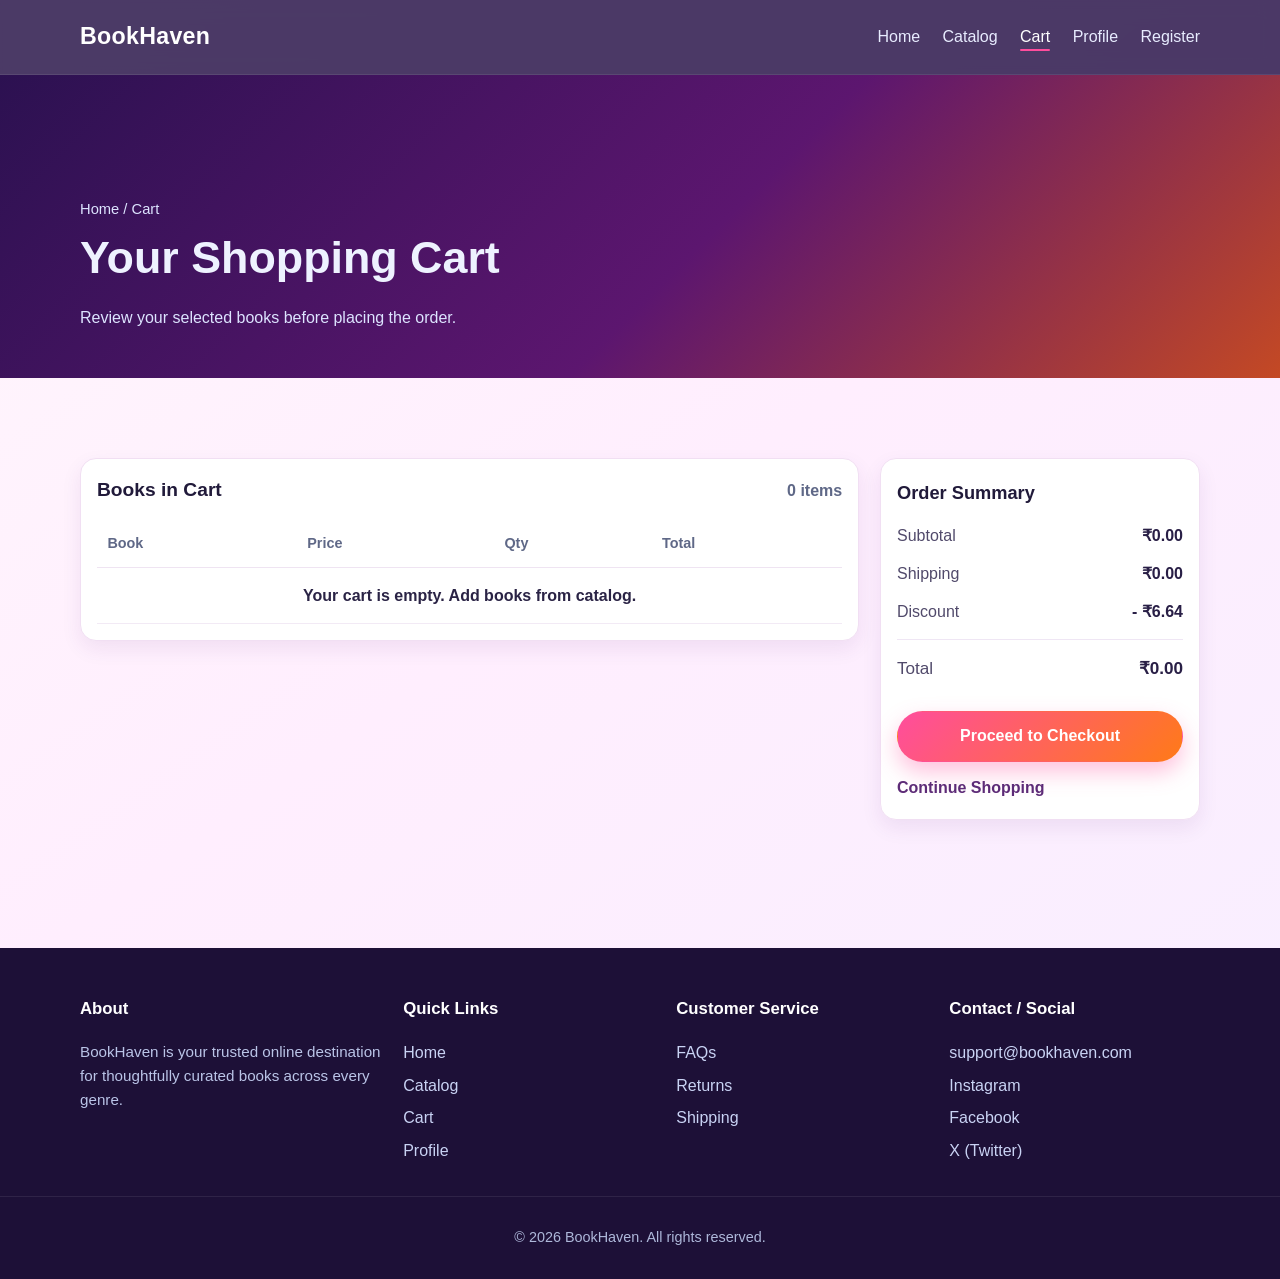
<file: cart.html>
<!DOCTYPE html>
<html lang="en">
<head>
  <meta charset="UTF-8" />
  <meta name="viewport" content="width=device-width, initial-scale=1.0" />
  <title>BookHaven | Cart</title>
  <link rel="stylesheet" href="style.css" />
</head>
<body>
  <header class="site-header">
    <nav class="navbar container" aria-label="Main Navigation">
      <a href="index.html" class="logo">BookHaven</a>
      <ul class="nav-links">
        <li><a href="index.html">Home</a></li>
        <li><a href="catalog.html">Catalog</a></li>
        <li><a href="cart.html" class="active">Cart</a></li>
        <li><a href="#">Profile</a></li>
        <li><a href="register.html">Register</a></li>
      </ul>
    </nav>
  </header>

  <main>
    <section class="cart-hero">
      <div class="container">
        <p class="cart-breadcrumb">Home / Cart</p>
        <h1>Your Shopping Cart</h1>
        <p>Review your selected books before placing the order.</p>
      </div>
    </section>

    <section class="cart-layout section-spacing">
      <div class="container cart-grid">
        <section class="cart-table-card" aria-label="Cart Items">
          <div class="cart-table-head">
            <h2>Books in Cart</h2>
            <p><span id="cart-item-count">4</span> items</p>
          </div>

          <div class="cart-table-wrap">
            <table class="cart-table">
              <thead>
                <tr>
                  <th>Book</th>
                  <th>Price</th>
                  <th>Qty</th>
                  <th>Total</th>
                </tr>
              </thead>
              <tbody id="cart-table-body">
              </tbody>
            </table>
          </div>
        </section>

        <aside class="order-summary" aria-label="Order Summary">
          <h2>Order Summary</h2>
          <div class="summary-row">
            <span>Subtotal</span>
            <strong id="summary-subtotal">₹76.64</strong>
          </div>
          <div class="summary-row">
            <span>Shipping</span>
            <strong id="summary-shipping">₹0.00</strong>
          </div>
          <div class="summary-row">
            <span>Discount</span>
            <strong id="summary-discount">- ₹6.64</strong>
          </div>
          <hr />
          <div class="summary-row summary-total">
            <span>Total</span>
            <strong id="summary-total">₹70.00</strong>
          </div>
          <a href="payment.html" class="btn btn-primary checkout-btn">Proceed to Checkout</a>
          <a href="catalog.html" class="continue-link">Continue Shopping</a>
        </aside>
      </div>
    </section>
  </main>

  <footer class="site-footer">
    <div class="container footer-grid">
      <section>
        <h3>About</h3>
        <p>BookHaven is your trusted online destination for thoughtfully curated books across every genre.</p>
      </section>
      <section>
        <h3>Quick Links</h3>
        <ul>
          <li><a href="index.html">Home</a></li>
          <li><a href="catalog.html">Catalog</a></li>
          <li><a href="cart.html">Cart</a></li>
          <li><a href="#">Profile</a></li>
        </ul>
      </section>
      <section>
        <h3>Customer Service</h3>
        <ul>
          <li><a href="#">FAQs</a></li>
          <li><a href="#">Returns</a></li>
          <li><a href="#">Shipping</a></li>
        </ul>
      </section>
      <section>
        <h3>Contact / Social</h3>
        <ul>
          <li><a href="mailto:support@bookhaven.com">support@bookhaven.com</a></li>
          <li><a href="#">Instagram</a></li>
          <li><a href="#">Facebook</a></li>
          <li><a href="#">X (Twitter)</a></li>
        </ul>
      </section>
    </div>
    <div class="footer-bottom">
      <p>&copy; 2026 BookHaven. All rights reserved.</p>
    </div>
  </footer>

  <script src="script.js"></script>
</body>
</html>
</file>
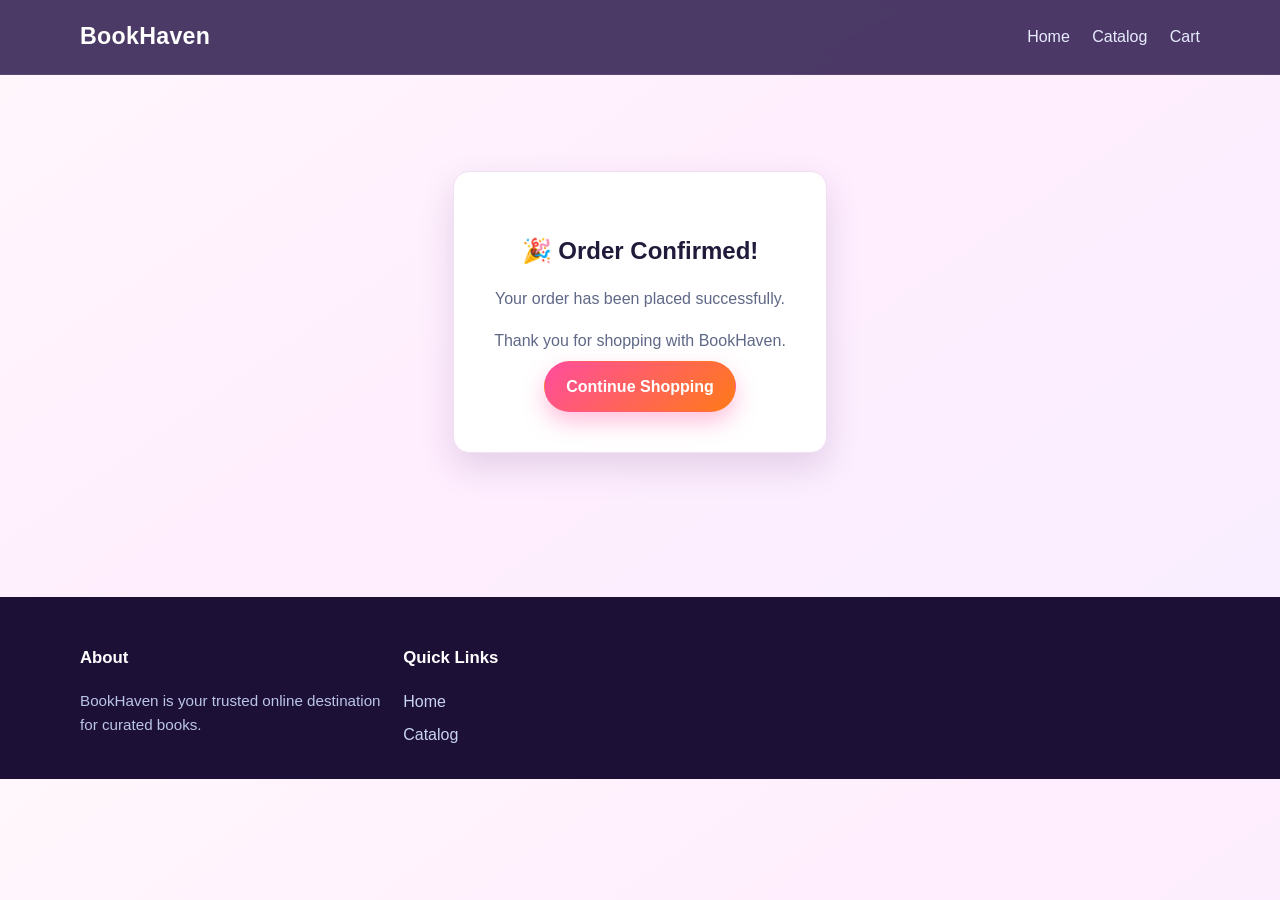
<file: confirmation.html>
<!DOCTYPE html>
<html lang="en">
<head>
  <meta charset="UTF-8" />
  <meta name="viewport" content="width=device-width, initial-scale=1.0"/>
  <title>BookHaven | Order Confirmed</title>

  <link rel="stylesheet" href="style.css" />
</head>

<body>

<!-- Navbar -->
<header class="site-header">
  <nav class="navbar container">
    <a href="index.html" class="logo">BookHaven</a>
    <ul class="nav-links">
      <li><a href="index.html">Home</a></li>
      <li><a href="catalog.html">Catalog</a></li>
      <li><a href="cart.html">Cart</a></li>
    </ul>
  </nav>
</header>

<main>
  <section class="confirmation-wrapper">
    <div class="confirmation-card">

      <h1>🎉 Order Confirmed!</h1>

      <p>Your order has been placed successfully.</p>
      <p>Thank you for shopping with BookHaven.</p>

      <a href="catalog.html" class="btn btn-primary">
        Continue Shopping
      </a>

    </div>
  </section>
</main>

<!-- Footer -->
<footer class="site-footer">
  <div class="container footer-grid">
    <section>
      <h3>About</h3>
      <p>BookHaven is your trusted online destination for curated books.</p>
    </section>
    <section>
      <h3>Quick Links</h3>
      <ul>
        <li><a href="index.html">Home</a></li>
        <li><a href="catalog.html">Catalog</a></li>
      </ul>
    </section>
  </div>
</footer>

</body>
</html>
</file>
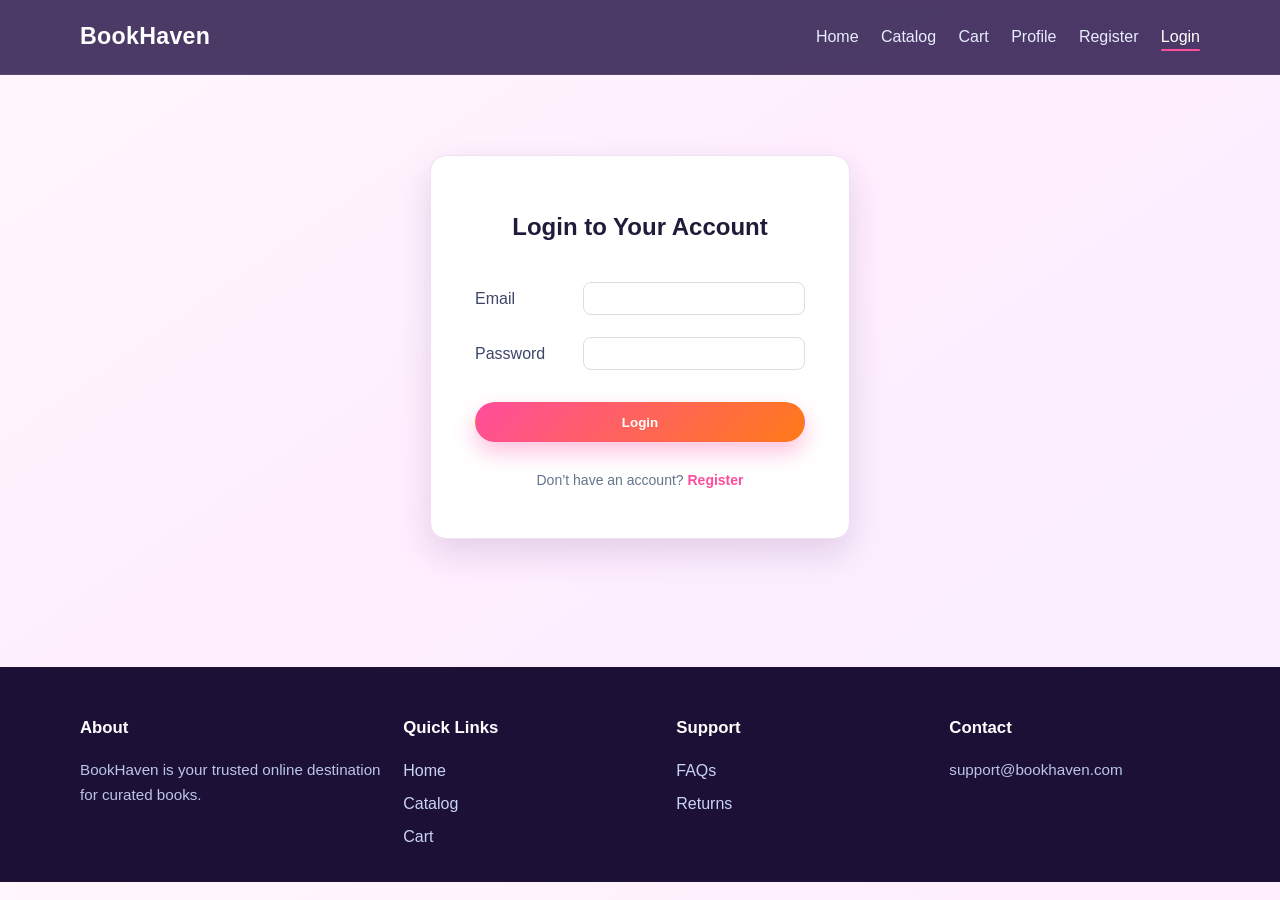
<file: login.html>
<!doctype html>
<html lang="en">
  <head>
    <meta charset="UTF-8" />
    <meta name="viewport" content="width=device-width, initial-scale=1.0" />
    <title>BookHaven | Login</title>

    <link rel="stylesheet" href="style.css" />
  </head>

  <body>
    <!-- Navbar -->
    <header class="site-header">
      <nav class="navbar container">
        <a href="index.html" class="logo">BookHaven</a>
        <ul class="nav-links">
          <li><a href="index.html">Home</a></li>
          <li><a href="catalog.html">Catalog</a></li>
          <li><a href="cart.html">Cart</a></li>
          <li><a href="profile.html">Profile</a></li>
          <li><a href="register.html">Register</a></li>
          <li><a href="login.html" class="active">Login</a></li>
        </ul>
      </nav>
    </header>

    <main>
      <section class="register-wrapper">
        <div class="form-card">
          <h2>Login to Your Account</h2>

          <form onsubmit="return validateLogin();">
            <table>
              <tr>
                <td>Email</td>
                <td><input type="text" id="loginEmail" /></td>
              </tr>

              <tr>
                <td>Password</td>
                <td><input type="password" id="loginPass" /></td>
              </tr>

              <tr>
                <td colspan="2">
                  <button class="btn btn-primary form-btn">Login</button>
                </td>
              </tr>
            </table>
          </form>

          <p class="switch-link">
            Don’t have an account?
            <a href="register.html">Register</a>
          </p>
        </div>
      </section>
    </main>

    <!-- Footer -->
    <footer class="site-footer">
      <div class="container footer-grid">
        <section>
          <h3>About</h3>
          <p>BookHaven is your trusted online destination for curated books.</p>
        </section>
        <section>
          <h3>Quick Links</h3>
          <ul>
            <li><a href="index.html">Home</a></li>
            <li><a href="catalog.html">Catalog</a></li>
            <li><a href="cart.html">Cart</a></li>
          </ul>
        </section>
        <section>
          <h3>Support</h3>
          <ul>
            <li><a href="#">FAQs</a></li>
            <li><a href="#">Returns</a></li>
          </ul>
        </section>
        <section>
          <h3>Contact</h3>
          <p>support@bookhaven.com</p>
        </section>
      </div>
    </footer>

    <script src="script.js"></script>
  </body>
</html>
</file>
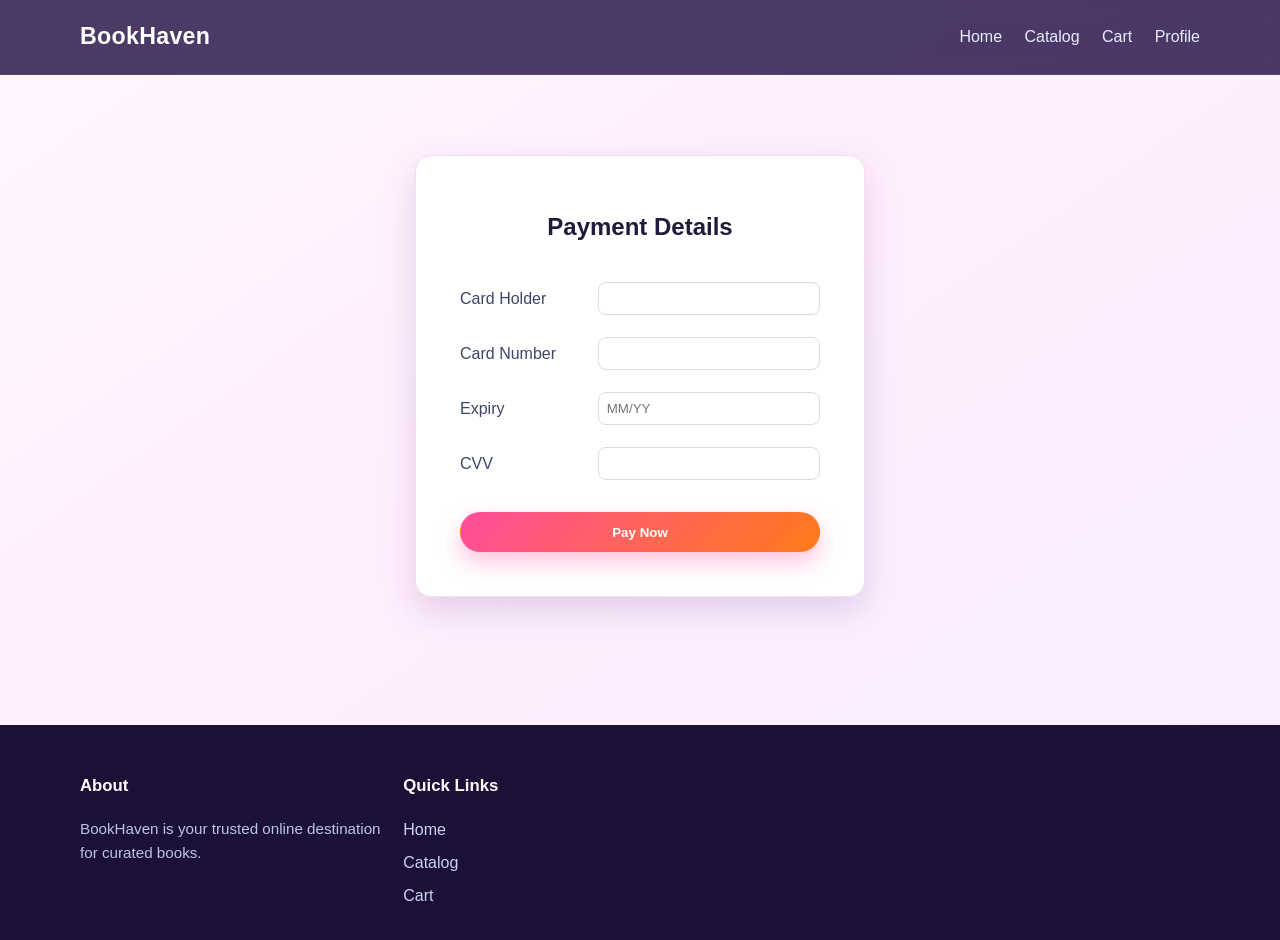
<file: payment.html>
<!DOCTYPE html>
<html lang="en">
<head>
  <meta charset="UTF-8" />
  <meta name="viewport" content="width=device-width, initial-scale=1.0"/>
  <title>BookHaven | Payment</title>

  <link rel="stylesheet" href="style.css" />
</head>

<body>

<!-- Navbar -->
<header class="site-header">
  <nav class="navbar container">
    <a href="index.html" class="logo">BookHaven</a>
    <ul class="nav-links">
      <li><a href="index.html">Home</a></li>
      <li><a href="catalog.html">Catalog</a></li>
      <li><a href="cart.html">Cart</a></li>
      <li><a href="profile.html">Profile</a></li>
    </ul>
  </nav>
</header>

<main>
  <section class="payment-wrapper">
    <div class="payment-card">

      <h2>Payment Details</h2>

      <form onsubmit="return validatePayment()">
        <table>

          <tr>
            <td>Card Holder</td>
            <td><input type="text" id="holder"></td>
          </tr>

          <tr>
            <td>Card Number</td>
            <td><input type="text" id="card"></td>
          </tr>

          <tr>
            <td>Expiry</td>
            <td><input type="text" id="expiry" placeholder="MM/YY"></td>
          </tr>

          <tr>
            <td>CVV</td>
            <td><input type="password" id="cvv"></td>
          </tr>

          <tr>
            <td colspan="2">
              <button class="btn btn-primary pay-btn">Pay Now</button>
            </td>
          </tr>

        </table>
      </form>

    </div>
  </section>
</main>

<!-- Footer -->
<footer class="site-footer">
  <div class="container footer-grid">
    <section>
      <h3>About</h3>
      <p>BookHaven is your trusted online destination for curated books.</p>
    </section>
    <section>
      <h3>Quick Links</h3>
      <ul>
        <li><a href="index.html">Home</a></li>
        <li><a href="catalog.html">Catalog</a></li>
        <li><a href="cart.html">Cart</a></li>
      </ul>
    </section>
  </div>
</footer>

<script src="script.js"></script>

</body>
</html>
</file>
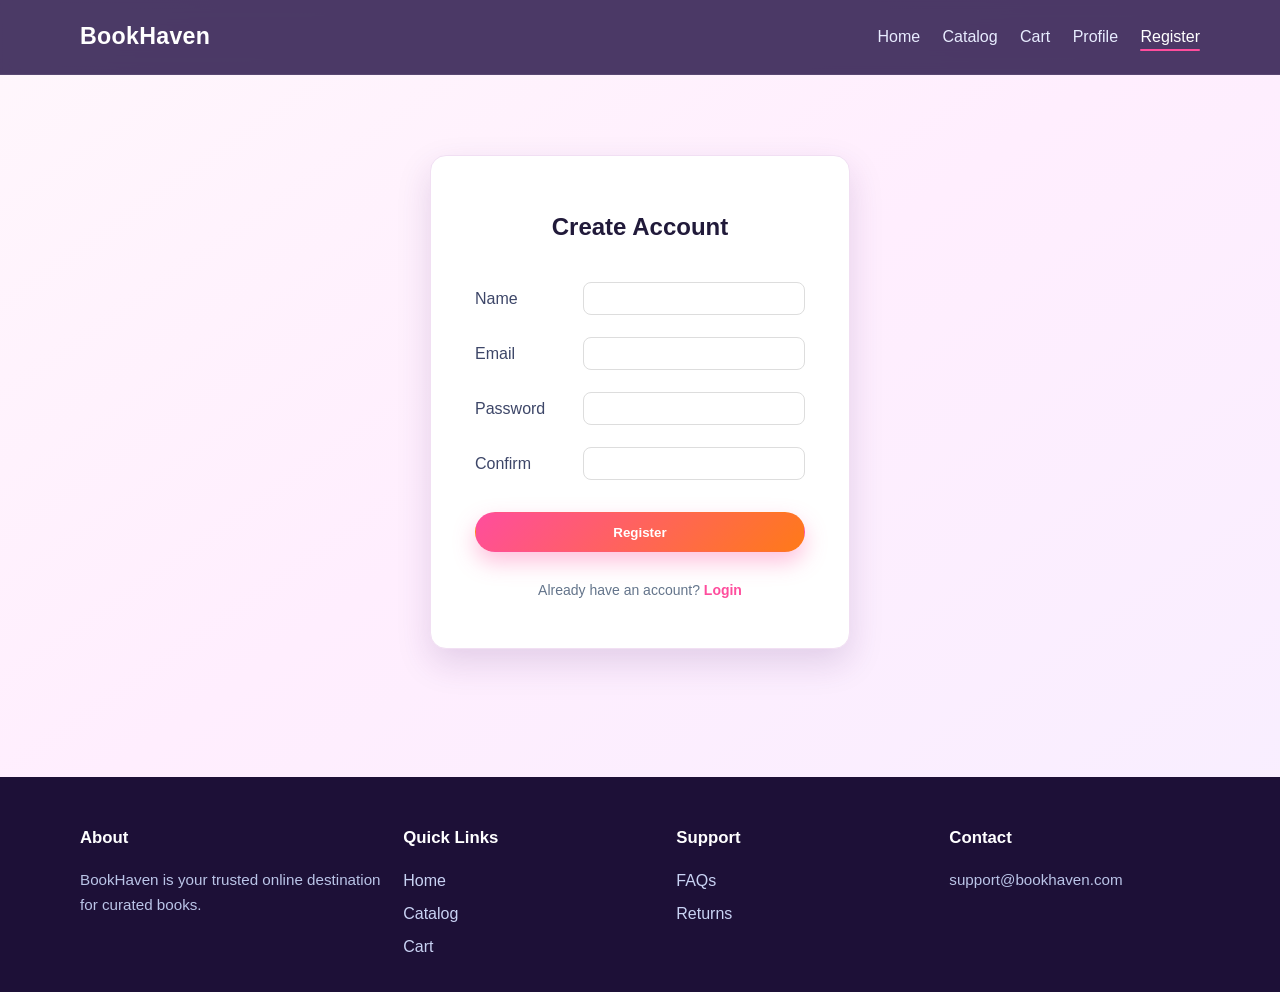
<file: register.html>
<!doctype html>
<html lang="en">
  <head>
    <meta charset="UTF-8" />
    <meta name="viewport" content="width=device-width, initial-scale=1.0" />
    <title>BookHaven | Register</title>

    <link rel="stylesheet" href="style.css" />
  </head>

  <body>
    <!-- Navbar -->
    <header class="site-header">
      <nav class="navbar container">
        <a href="index.html" class="logo">BookHaven</a>
        <ul class="nav-links">
          <li><a href="index.html">Home</a></li>
          <li><a href="catalog.html">Catalog</a></li>
          <li><a href="cart.html">Cart</a></li>
          <li><a href="profile.html">Profile</a></li>
          <li><a href="register.html" class="active">Register</a></li>
        </ul>
      </nav>
    </header>

    <main>
      <section class="register-wrapper">
        <div class="form-card">
          <h2>Create Account</h2>

          <form onsubmit="return validateRegister();">
            <table>
              <tr>
                <td>Name</td>
                <td><input type="text" id="name" /></td>
              </tr>

              <tr>
                <td>Email</td>
                <td><input type="text" id="email" /></td>
              </tr>

              <tr>
                <td>Password</td>
                <td><input type="password" id="password" /></td>
              </tr>

              <tr>
                <td>Confirm</td>
                <td><input type="password" id="confirm" /></td>
              </tr>

              <tr>
                <td colspan="2">
                  <button class="btn btn-primary form-btn">Register</button>
                </td>
              </tr>
            </table>

            <p class="switch-link">
              Already have an account?
              <a href="login.html">Login</a>
            </p>
          </form>
        </div>
      </section>
    </main>

    <!-- Footer -->
    <footer class="site-footer">
      <div class="container footer-grid">
        <section>
          <h3>About</h3>
          <p>BookHaven is your trusted online destination for curated books.</p>
        </section>
        <section>
          <h3>Quick Links</h3>
          <ul>
            <li><a href="index.html">Home</a></li>
            <li><a href="catalog.html">Catalog</a></li>
            <li><a href="cart.html">Cart</a></li>
          </ul>
        </section>
        <section>
          <h3>Support</h3>
          <ul>
            <li><a href="#">FAQs</a></li>
            <li><a href="#">Returns</a></li>
          </ul>
        </section>
        <section>
          <h3>Contact</h3>
          <p>support@bookhaven.com</p>
        </section>
      </div>
    </footer>

    <script src="script.js"></script>
  </body>
</html>
</file>
<file: style.css>
/* ========================================
   BookHaven Home Page Styles
   Clean, modern, premium UI
======================================== */

*,
*::before,
*::after {
  box-sizing: border-box;
}

:root {
  --bg-dark: #1b1038;
  --bg-mid: #2a1b55;
  --bg-soft: #fff7fc;
  --text-main: #211a3a;
  --text-light: #f5f7ff;
  --text-muted: #685f86;
  --accent: #ff4d9d;
  --accent-dark: #ff7a18;
  --card-bg: #ffffff;
  --border-soft: #f1dff3;
  --shadow-sm: 0 8px 20px rgba(74, 29, 109, 0.08);
  --shadow-md: 0 14px 34px rgba(74, 29, 109, 0.15);
  --radius-sm: 10px;
  --radius-md: 16px;
  --radius-lg: 24px;
  --transition-fast: 0.25s ease;
}

html {
  scroll-behavior: smooth;
}

body {
  margin: 0;
  font-family: "Segoe UI", Roboto, Arial, sans-serif;
  color: var(--text-main);
  background: linear-gradient(145deg, #fff7fc 0%, #ffeefe 45%, #f7eeff 100%);
  line-height: 1.6;
}

img {
  width: 100%;
  display: block;
}

a {
  color: inherit;
  text-decoration: none;
}

ul {
  list-style: none;
  margin: 0;
  padding: 0;
}

.container {
  width: min(1120px, 92%);
  margin: 0 auto;
}

.section-spacing {
  padding: 5rem 0;
}

.section-head {
  text-align: center;
  margin-bottom: 2.2rem;
}

.section-head h2 {
  margin: 0 0 0.4rem;
  font-size: clamp(1.6rem, 2.5vw, 2.2rem);
  color: #111322;
}

.section-head p {
  margin: 0;
  color: var(--text-muted);
}

.btn {
  display: inline-flex;
  align-items: center;
  justify-content: center;
  font-weight: 600;
  border-radius: 999px;
  border: 1px solid transparent;
  padding: 0.72rem 1.35rem;
  transition: transform var(--transition-fast), box-shadow var(--transition-fast),
    background-color var(--transition-fast), color var(--transition-fast);
  cursor: pointer;
}

.btn:hover {
  transform: translateY(-2px);
}

.btn-primary {
  background: linear-gradient(135deg, var(--accent), var(--accent-dark));
  color: #fff;
  box-shadow: 0 10px 22px rgba(255, 77, 157, 0.35);
}

.btn-primary:hover {
  background: linear-gradient(135deg, #ff3f91, #ff9c1a);
  box-shadow: 0 12px 26px rgba(255, 122, 24, 0.4);
}

.btn-outline {
  background: #fff;
  color: #262b42;
  border-color: #dbe0ef;
}

.btn-outline:hover {
  background: #f3f6ff;
  border-color: #cdd4e9;
}

.site-header {
  position: sticky;
  top: 0;
  z-index: 1000;
  backdrop-filter: blur(10px);
  background: rgba(36, 16, 69, 0.82);
  border-bottom: 1px solid rgba(255, 255, 255, 0.08);
}

.navbar {
  min-height: 74px;
  display: flex;
  align-items: center;
  justify-content: space-between;
}

.logo {
  font-size: 1.45rem;
  font-weight: 700;
  color: #ffffff;
  letter-spacing: 0.3px;
}

.nav-links {
  display: flex;
  align-items: center;
  gap: 1.4rem;
}

.nav-links a {
  color: #e8ecff;
  font-weight: 500;
  position: relative;
  transition: color var(--transition-fast);
}

.nav-links a::after {
  content: "";
  position: absolute;
  left: 0;
  bottom: -6px;
  width: 0;
  height: 2px;
  border-radius: 2px;
  background: var(--accent);
  transition: width var(--transition-fast);
}

.nav-links a:hover,
.nav-links a.active {
  color: #ffffff;
}

.nav-links a:hover::after,
.nav-links a.active::after {
  width: 100%;
}

.hero {
  position: relative;
  min-height: 78vh;
  display: grid;
  place-items: center;
  background-image: url("https://images.unsplash.com/photo-1524995997946-a1c2e315a42f?auto=format&fit=crop&w=1800&q=80");
  background-size: cover;
  background-position: center;
  overflow: hidden;
}

.hero-overlay {
  position: absolute;
  inset: 0;
  background: linear-gradient(
    120deg,
    rgba(31, 10, 64, 0.82) 20%,
    rgba(90, 16, 88, 0.6) 100%
  );
}

.hero-content {
  position: relative;
  z-index: 1;
  text-align: center;
  color: var(--text-light);
  padding: 2rem 0;
}

.hero h1 {
  margin: 0;
  font-size: clamp(2rem, 5vw, 3.5rem);
  line-height: 1.2;
}

.hero p {
  margin: 1rem auto 1.6rem;
  max-width: 620px;
  color: #d9def4;
  font-size: clamp(1rem, 2vw, 1.18rem);
}

.feature-grid {
  display: grid;
  grid-template-columns: repeat(4, minmax(0, 1fr));
  gap: 1.1rem;
}

.feature-card {
  background: var(--card-bg);
  border: 1px solid var(--border-soft);
  border-radius: var(--radius-md);
  box-shadow: var(--shadow-sm);
  padding: 1.4rem 1.2rem;
  text-align: center;
  transition: transform var(--transition-fast), box-shadow var(--transition-fast);
}

.feature-card:hover {
  transform: translateY(-4px);
  box-shadow: var(--shadow-md);
}

.feature-icon {
  font-size: 1.8rem;
  display: inline-block;
  margin-bottom: 0.5rem;
}

.feature-card h3 {
  margin: 0.1rem 0 0.35rem;
  font-size: 1.08rem;
}

.feature-card p {
  margin: 0;
  color: var(--text-muted);
  font-size: 0.95rem;
}

.book-grid {
  display: grid;
  grid-template-columns: repeat(3, minmax(0, 1fr));
  gap: 1.3rem;
}

.book-card {
  border-radius: var(--radius-md);
  background: var(--card-bg);
  border: 1px solid var(--border-soft);
  overflow: hidden;
  box-shadow: var(--shadow-sm);
  transition: transform var(--transition-fast), box-shadow var(--transition-fast);
}

.book-card:hover {
  transform: translateY(-5px);
  box-shadow: var(--shadow-md);
}

.book-card:target {
  border-color: var(--accent);
  box-shadow: 0 0 0 3px rgba(255, 77, 157, 0.25), var(--shadow-md);
}

.book-card img {
  height: 230px;
  object-fit: cover;
}

.book-info {
  padding: 1rem;
}

.book-info h3 {
  margin: 0 0 0.35rem;
  font-size: 1.06rem;
  color: #1e2236;
}

.price {
  margin: 0 0 0.85rem;
  color: #3d4668;
  font-weight: 700;
}

.categories {
  padding-top: 3.6rem;
}

.category-list {
  display: flex;
  flex-wrap: wrap;
  justify-content: center;
  gap: 0.8rem;
}

.category-pill {
  padding: 0.68rem 1.2rem;
  border-radius: 999px;
  border: 1px solid #d9dff2;
  background: #ffffff;
  color: #2a3048;
  font-weight: 600;
  transition: background-color var(--transition-fast), color var(--transition-fast),
    border-color var(--transition-fast), transform var(--transition-fast);
}

.category-pill:hover {
  background: #4d1f76;
  color: #ffffff;
  border-color: #4d1f76;
  transform: translateY(-2px);
}

.newsletter-box {
  max-width: 760px;
  margin: 0 auto;
  text-align: center;
  background: linear-gradient(135deg, #34125f 0%, #7c1457 55%, #d1531a 100%);
  color: #e9ecf8;
  border-radius: var(--radius-lg);
  padding: 2rem 1.4rem;
  box-shadow: var(--shadow-md);
}

.newsletter-box h2 {
  margin-top: 0;
  margin-bottom: 0.4rem;
}

.newsletter-box p {
  margin: 0 0 1.2rem;
  color: #cdd3e9;
}

.newsletter-form {
  display: flex;
  gap: 0.7rem;
  justify-content: center;
  flex-wrap: wrap;
}

.newsletter-form input {
  width: min(430px, 100%);
  border: 1px solid #3a4668;
  background: #0f1422;
  color: #eef2ff;
  border-radius: 999px;
  padding: 0.78rem 1rem;
  outline: none;
  transition: border-color var(--transition-fast), box-shadow var(--transition-fast);
}

.newsletter-form input::placeholder {
  color: #9aa4c7;
}

.newsletter-form input:focus {
  border-color: #ff4d9d;
  box-shadow: 0 0 0 4px rgba(255, 77, 157, 0.2);
}

.sr-only {
  position: absolute;
  width: 1px;
  height: 1px;
  padding: 0;
  margin: -1px;
  overflow: hidden;
  clip: rect(0, 0, 0, 0);
  border: 0;
}

.site-footer {
  margin-top: 3rem;
  background: #1d1037;
  color: #d7ddf5;
}

.footer-grid {
  display: grid;
  grid-template-columns: 1.2fr 1fr 1fr 1fr;
  gap: 1.4rem;
  padding: 3rem 0 2rem;
}

.footer-grid h3 {
  margin-top: 0;
  color: #ffffff;
  font-size: 1.05rem;
}

.footer-grid p {
  margin: 0;
  color: #bac4e7;
  font-size: 0.95rem;
}

.footer-grid li + li {
  margin-top: 0.45rem;
}

.footer-grid a {
  color: #c9d3f4;
  transition: color var(--transition-fast);
}

.footer-grid a:hover {
  color: #ffffff;
}

.footer-bottom {
  text-align: center;
  border-top: 1px solid rgba(255, 255, 255, 0.08);
  padding: 0.95rem 0;
  color: #aeb8da;
  font-size: 0.9rem;
}

@media (max-width: 1024px) {
  .feature-grid {
    grid-template-columns: repeat(2, minmax(0, 1fr));
  }

  .book-grid {
    grid-template-columns: repeat(2, minmax(0, 1fr));
  }

  .footer-grid {
    grid-template-columns: repeat(2, minmax(0, 1fr));
  }
}

@media (max-width: 768px) {
  .navbar {
    flex-direction: column;
    justify-content: center;
    gap: 0.65rem;
    padding: 0.9rem 0;
  }

  .nav-links {
    flex-wrap: wrap;
    justify-content: center;
    gap: 1rem;
  }

  .hero {
    min-height: 70vh;
  }

  .section-spacing {
    padding: 4rem 0;
  }
}

@media (max-width: 560px) {
  .feature-grid,
  .book-grid,
  .footer-grid {
    grid-template-columns: 1fr;
  }

  .book-card img {
    height: 210px;
  }

  .newsletter-box {
    border-radius: var(--radius-md);
  }
}

/* ========================================
   Catalog Page Styles
======================================== */

.catalog-hero {
  padding: 7rem 0 3rem;
  background: linear-gradient(135deg, #2c1151 0%, #5c166f 55%, #c44924 100%);
  color: #eef2ff;
}

.catalog-breadcrumb {
  margin: 0 0 0.6rem;
  color: #bec8ee;
  font-size: 0.92rem;
}

.catalog-hero h1 {
  margin: 0;
  font-size: clamp(1.8rem, 4vw, 2.8rem);
}

.catalog-hero p {
  margin: 0.75rem 0 0;
  color: #d4dcf8;
  max-width: 760px;
}

.catalog-hero-actions {
  margin-top: 1rem;
}

.catalog-layout {
  padding-top: 3.2rem;
}

.catalog-grid {
  display: grid;
  grid-template-columns: 280px minmax(0, 1fr);
  gap: 1.4rem;
  align-items: start;
}

.catalog-filter-shell {
  position: relative;
}

.catalog-filter-toggle {
  position: absolute;
  opacity: 0;
  pointer-events: none;
}

.catalog-sidebar {
  position: sticky;
  top: 94px;
  background: #ffffff;
  border: 1px solid var(--border-soft);
  border-radius: var(--radius-md);
  box-shadow: var(--shadow-sm);
  padding: 1.2rem;
}

.catalog-sidebar h2 {
  margin: 0 0 1rem;
  font-size: 1.12rem;
}

.filter-block + .filter-block {
  margin-top: 1.2rem;
  padding-top: 1.05rem;
  border-top: 1px solid #edf0f8;
}

.filter-block h3 {
  margin: 0 0 0.55rem;
  font-size: 0.96rem;
  color: #27314a;
}

.filter-block li + li {
  margin-top: 0.35rem;
}

.filter-block a {
  color: #5c6685;
  transition: color var(--transition-fast);
}

.filter-block a:hover {
  color: #232a40;
}

.category-filter-list label {
  display: block;
  padding: 0.45rem 0.55rem;
  border-radius: 9px;
  color: #4c5778;
  cursor: pointer;
  transition: background-color var(--transition-fast), color var(--transition-fast);
}

.category-filter-list label:hover {
  background: #f8ecf9;
  color: #261d40;
}

.catalog-toolbar {
  display: flex;
  justify-content: space-between;
  align-items: center;
  gap: 1rem;
  margin-bottom: 1.2rem;
  background: #ffffff;
  border: 1px solid var(--border-soft);
  border-radius: var(--radius-md);
  box-shadow: var(--shadow-sm);
  padding: 0.75rem 1rem;
}

.catalog-toolbar p {
  margin: 0;
  color: #495573;
  font-weight: 600;
}

.catalog-toolbar select {
  border: 1px solid #d8deef;
  background: #ffffff;
  color: #1f263c;
  border-radius: 10px;
  padding: 0.48rem 0.75rem;
  font: inherit;
}

.catalog-toolbar select:focus {
  outline: 2px solid rgba(139, 92, 246, 0.26);
  outline-offset: 1px;
}

.catalog-book-grid {
  display: grid;
  grid-template-columns: repeat(3, minmax(0, 1fr));
  gap: 1.2rem;
}

.catalog-actions {
  display: flex;
  justify-content: flex-end;
  margin-bottom: 1rem;
}

.add-to-cart-btn.hide {
  display: none;
}

.catalog-qty-control {
  display: none;
  align-items: center;
  gap: 0.4rem;
  margin-top: 0.25rem;
}

.catalog-qty-control.show {
  display: inline-flex;
}

#cat-fiction:checked ~ .catalog-grid .catalog-book-grid .book-card,
#cat-non-fiction:checked ~ .catalog-grid .catalog-book-grid .book-card,
#cat-self-help:checked ~ .catalog-grid .catalog-book-grid .book-card,
#cat-academic:checked ~ .catalog-grid .catalog-book-grid .book-card,
#cat-biographies:checked ~ .catalog-grid .catalog-book-grid .book-card {
  display: none;
}

#cat-fiction:checked ~ .catalog-grid .catalog-book-grid .cat-fiction,
#cat-non-fiction:checked ~ .catalog-grid .catalog-book-grid .cat-non-fiction,
#cat-self-help:checked ~ .catalog-grid .catalog-book-grid .cat-self-help,
#cat-academic:checked ~ .catalog-grid .catalog-book-grid .cat-academic,
#cat-biographies:checked ~ .catalog-grid .catalog-book-grid .cat-biographies {
  display: block;
}

#cat-all:checked ~ .catalog-grid .category-filter-list label[for="cat-all"],
#cat-fiction:checked ~ .catalog-grid .category-filter-list label[for="cat-fiction"],
#cat-non-fiction:checked ~ .catalog-grid .category-filter-list label[for="cat-non-fiction"],
#cat-self-help:checked ~ .catalog-grid .category-filter-list label[for="cat-self-help"],
#cat-academic:checked ~ .catalog-grid .category-filter-list label[for="cat-academic"],
#cat-biographies:checked ~ .catalog-grid .category-filter-list label[for="cat-biographies"] {
  background: linear-gradient(135deg, #ff4d9d, #ff7a18);
  color: #ffffff;
}

@media (max-width: 1120px) {
  .catalog-book-grid {
    grid-template-columns: repeat(2, minmax(0, 1fr));
  }
}

@media (max-width: 900px) {
  .catalog-grid {
    grid-template-columns: 1fr;
  }

  .catalog-sidebar {
    position: static;
  }
}

@media (max-width: 560px) {
  .catalog-toolbar {
    flex-direction: column;
    align-items: flex-start;
  }

  .catalog-book-grid {
    grid-template-columns: 1fr;
  }
}

/* ========================================
   Cart Page Styles
======================================== */

.cart-hero {
  padding: 7rem 0 3rem;
  background: linear-gradient(135deg, #2c1151 0%, #5c166f 55%, #c44924 100%);
  color: #eef2ff;
}

.cart-breadcrumb {
  margin: 0 0 0.55rem;
  color: #cbd4f7;
  font-size: 0.92rem;
}

.cart-hero h1 {
  margin: 0;
  font-size: clamp(1.8rem, 4vw, 2.8rem);
}

.cart-hero p {
  margin: 0.7rem 0 0;
  color: #dde4ff;
}

.cart-grid {
  display: grid;
  grid-template-columns: minmax(0, 1fr) 320px;
  gap: 1.3rem;
  align-items: start;
}

.cart-table-card,
.order-summary {
  background: #ffffff;
  border: 1px solid var(--border-soft);
  border-radius: var(--radius-md);
  box-shadow: var(--shadow-sm);
}

.cart-table-card {
  padding: 1rem;
}

.cart-table-head {
  display: flex;
  justify-content: space-between;
  align-items: center;
  margin-bottom: 0.9rem;
}

.cart-table-head h2 {
  margin: 0;
  font-size: 1.2rem;
}

.cart-table-head p {
  margin: 0;
  color: #5f6887;
  font-weight: 600;
}

.cart-table-wrap {
  overflow-x: auto;
}

.cart-table {
  width: 100%;
  border-collapse: collapse;
  min-width: 640px;
}

.cart-table th {
  text-align: left;
  font-size: 0.9rem;
  color: #5f6887;
  font-weight: 600;
  padding: 0.75rem 0.65rem;
  border-bottom: 1px solid #efe4f2;
}

.cart-table td {
  padding: 0.9rem 0.65rem;
  border-bottom: 1px solid #f2eaf5;
  font-weight: 600;
  color: #2a2345;
}

.cart-empty {
  text-align: center;
  padding: 1.4rem 0.75rem;
  color: #6a6088;
  font-weight: 600;
}

.remove-btn {
  display: inline-flex;
  align-items: center;
  justify-content: center;
  border-radius: 999px;
  padding: 0.32rem 0.75rem;
  border: 1px solid #f3bfd8;
  background: #fff3f9;
  color: #ad245e;
  font-size: 0.84rem;
  font-weight: 700;
  cursor: pointer;
  transition: background-color var(--transition-fast), color var(--transition-fast);
}

.remove-btn:hover {
  background: #ffe2ef;
  color: #8f1d4e;
}

.qty-control {
  display: inline-flex;
  align-items: center;
  gap: 0.38rem;
}

.qty-btn {
  width: 30px;
  height: 30px;
  border-radius: 999px;
  border: 1px solid #ebc5da;
  background: #fff4f9;
  color: #7a2454;
  font-size: 1rem;
  font-weight: 700;
  cursor: pointer;
  line-height: 1;
}

.qty-btn:hover {
  background: #ffe6f2;
}

.cart-book {
  display: flex;
  align-items: center;
  gap: 0.75rem;
}

.cart-book img {
  width: 64px;
  height: 80px;
  object-fit: cover;
  border-radius: 10px;
}

.cart-book h3 {
  margin: 0;
  font-size: 1rem;
}

.cart-book p {
  margin: 0.2rem 0 0;
  color: #7a6d94;
  font-weight: 500;
  font-size: 0.88rem;
}

.qty-chip {
  display: inline-flex;
  align-items: center;
  justify-content: center;
  min-width: 34px;
  padding: 0.3rem 0.6rem;
  border-radius: 999px;
  background: #f7ebf8;
  color: #511f68;
  font-weight: 700;
}

.order-summary {
  padding: 1.15rem 1rem;
  position: sticky;
  top: 94px;
}

.order-summary h2 {
  margin: 0 0 1rem;
  font-size: 1.14rem;
}

.summary-row {
  display: flex;
  justify-content: space-between;
  align-items: center;
  margin-bottom: 0.78rem;
  color: #514a6b;
}

.summary-row strong {
  color: #291f46;
}

.summary-total {
  margin-top: 0.95rem;
  font-size: 1.07rem;
}

.order-summary hr {
  border: 0;
  border-top: 1px solid #efe6f4;
  margin: 0.9rem 0 0;
}

.checkout-btn {
  width: 100%;
  margin-top: 1rem;
}

.continue-link {
  margin-top: 0.85rem;
  display: inline-block;
  color: #5d2b77;
  font-weight: 600;
}

.continue-link:hover {
  text-decoration: underline;
}

@media (max-width: 980px) {
  .cart-grid {
    grid-template-columns: 1fr;
  }

  .order-summary {
    position: static;
  }
}

/* =========================
   Register Page Styles
========================= */

.register-wrapper {
  display: flex;
  justify-content: center;
  align-items: center;
  padding: 5rem 0;
}

.form-card {
  background: #ffffff;
  padding: 2rem;
  border-radius: 16px;
  width: 420px;
  box-shadow: 0 14px 34px rgba(74, 29, 109, 0.15);
  border: 1px solid var(--border-soft);
}

.form-card h2 {
  text-align: center;
  margin-bottom: 1.5rem;
}

.form-card table {
  width: 100%;
}

.form-card td {
  padding: 10px;
  font-weight: 500;
  color: #3d4668;
}

.form-card input {
  width: 100%;
  padding: 8px;
  border-radius: 8px;
  border: 1px solid #ddd;
  outline: none;
}

.form-card input:focus {
  border-color: var(--accent);
  box-shadow: 0 0 0 3px rgba(255, 77, 157, 0.2);
}

.form-btn {
  width: 100%;
  margin-top: 10px;
}

/* Register/Login switch text */
.switch-link {
  text-align: center;
  margin-top: 15px;
  font-size: 14px;
  color: #64748b;
}

.switch-link a {
  color: var(--accent);
  text-decoration: none;
  font-weight: 600;
}

.switch-link a:hover {
  text-decoration: underline;
}


/* =========================
   Payment Page Styles
========================= */

.payment-wrapper {
  display: flex;
  justify-content: center;
  align-items: center;
  padding: 5rem 0;
}

.payment-card {
  background: #ffffff;
  padding: 2rem;
  border-radius: 16px;
  width: 450px;
  box-shadow: 0 14px 34px rgba(74, 29, 109, 0.15);
  border: 1px solid var(--border-soft);
}

.payment-card h2 {
  text-align: center;
  margin-bottom: 1.5rem;
}

.payment-card table {
  width: 100%;
}

.payment-card td {
  padding: 10px;
  font-weight: 500;
  color: #3d4668;
}

.payment-card input {
  width: 100%;
  padding: 8px;
  border-radius: 8px;
  border: 1px solid #ddd;
  outline: none;
}

.payment-card input:focus {
  border-color: var(--accent);
  box-shadow: 0 0 0 3px rgba(255, 77, 157, 0.2);
}

.pay-btn {
  width: 100%;
  margin-top: 10px;
}


/* =========================
   Confirmation Page
========================= */

.confirmation-wrapper {
  display: flex;
  justify-content: center;
  align-items: center;
  padding: 6rem 0;
}

.confirmation-card {
  background: #ffffff;
  padding: 2.5rem;
  border-radius: 16px;
  text-align: center;
  box-shadow: 0 14px 34px rgba(74, 29, 109, 0.15);
  border: 1px solid var(--border-soft);
  max-width: 400px;
}

.confirmation-card h1 {
  margin-bottom: 1rem;
}

.confirmation-card p {
  color: #5f6887;
  margin-bottom: 0.5rem;
}
</file>
